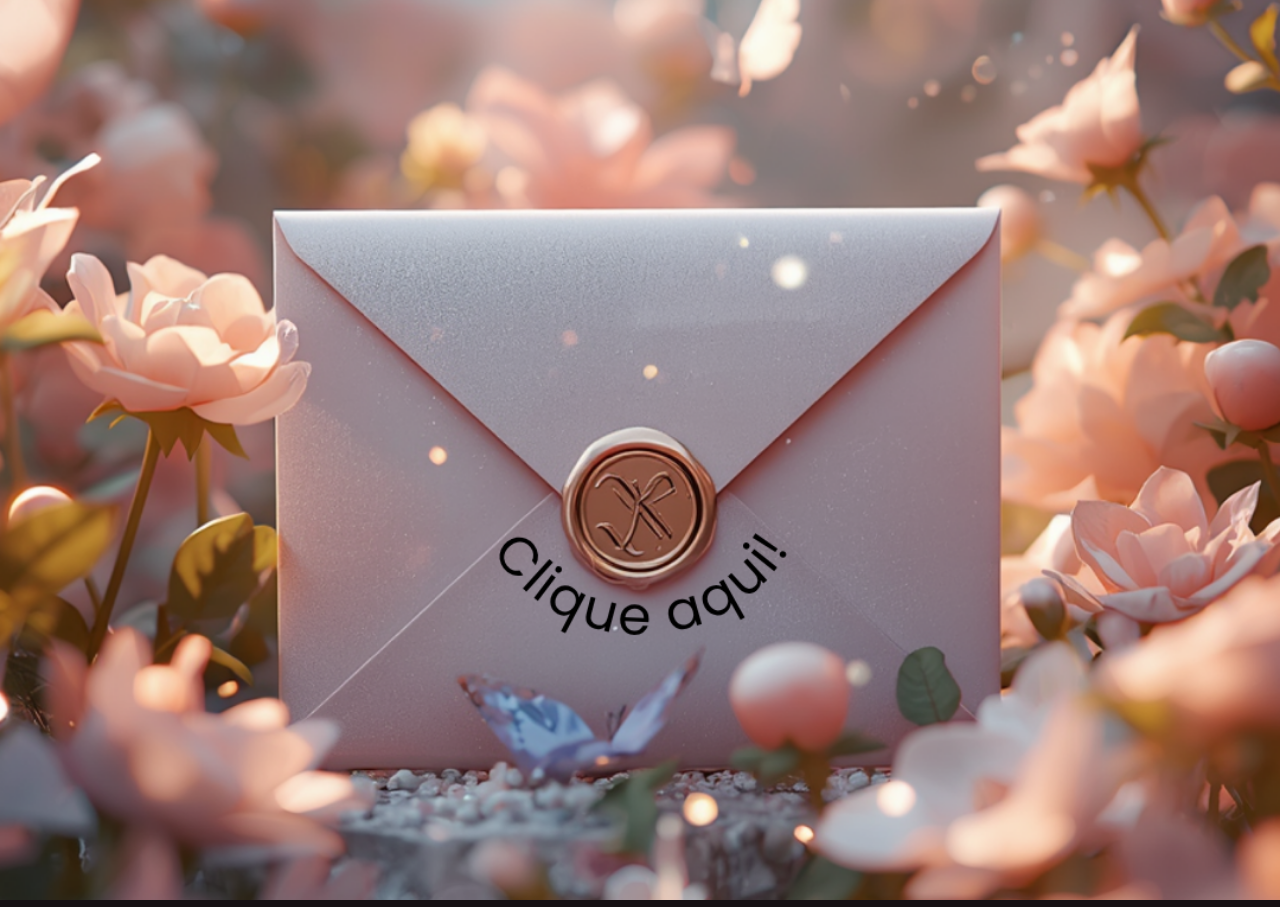
<file: index.html>
<!DOCTYPE html>
<html lang="pt-BR">

<head>
    <meta charset="UTF-8" />
    <meta name="viewport" content="width=device-width, initial-scale=1.0, maximum-scale=1.0, user-scalable=no" />
    <title>Laura Botelho | XV</title>

    <link
        href="https://fonts.googleapis.com/css2?family=Cinzel:wght@400;600&family=Great+Vibes&family=Poppins:wght@300;400&display=swap"
        rel="stylesheet">
    <link rel="stylesheet" href="https://cdnjs.cloudflare.com/ajax/libs/font-awesome/6.5.2/css/all.min.css">

    <style>
        :root {
            --btn-bg: rgba(255, 255, 255, 0);
        }

        * {
            margin: 0;
            padding: 0;
            box-sizing: border-box;
        }

        body {
            overflow-x: hidden;
            overflow-y: auto;
            font-family: 'Poppins', sans-serif;
            width: 100vw;
            height: 100vh;
            /* Cor retirada exatamente da bordha inferior da sua foto para fusão perfeita */
            background-color: #171114;
        }

        .wrapper {
            position: relative;
            width: 100%;
            height: 100vh;
            background-color: #171114;
        }

        /* =========================
           TELA INICIAL
           ========================= */
        #startScreen {
            position: absolute;
            inset: 0;
            z-index: 3;
            display: flex;
            justify-content: center;
            align-items: center;
            overflow: hidden;
            transition: opacity 1s ease;
            opacity: 1;
        }

        .startBg {
            position: absolute;
            width: 100%;
            height: 100%;
            object-fit: cover;
            object-position: center;
        }

        #openBtn {
            position: relative;
            z-index: 4;
            padding: 18px 44px;
            border: none;
            border-radius: 50px;
            background: transparent;
            color: white;
            font-size: 20px;
            letter-spacing: 2px;
            text-transform: uppercase;
            font-family: 'Cinzel', serif;
            cursor: pointer;
            margin-top: 30px;
        }

        /* =========================
           VÍDEO INTRO
           ========================= */
        #intro {
            position: absolute;
            inset: 0;
            z-index: 2;
            background: black;
        }

        #intro video {
            width: 100%;
            height: 100%;
            object-fit: cover;
        }

        /* =========================
           SITE PRINCIPAL
           ========================= */
        #site {
            position: absolute;
            inset: 0;
            z-index: 1;
            overflow: hidden;
            display: flex;
            justify-content: center;
            align-items: center;
        }

        /* Esse bloco agora segura a proporção da imagem sem deixar faltar espaço pros botões */
        .invite-container {
            position: relative;
            width: 100%;
            height: 100vh;
            display: flex;
            justify-content: center;
            align-items: center;
            overflow: hidden;
        }

        .bg {
            position: absolute;
            inset: 0;
            width: 100%;
            height: 100%;
            object-fit: cover;
            object-position: center;
        }

        .overlay {
            position: absolute;
            inset: 0;
            background: var(--bg-overlay);
            pointer-events: none;
        }

        /* =========================
           EFEITO DO FLASH BRANCO
           ========================= */
        #flash {
            position: absolute;
            inset: 0;
            background: white;
            z-index: 5;
            opacity: 0;
            pointer-events: none;
        }

        .brilho-ativo {
            animation: flashAnim 1.2s ease-out forwards;
        }

        @keyframes flashAnim {
            0% {
                opacity: 0;
            }

            25% {
                opacity: 1;
                box-shadow: inset 0 0 100px rgba(255, 255, 255, 1);
            }

            100% {
                opacity: 0;
            }
        }

        .fade-out {
            opacity: 0 !important;
            pointer-events: none;
        }

        /* PARTÍCULAS (SPARKLES) */
        .sparkle {
            position: absolute;
            width: 4px;
            height: 4px;
            background: #fff8d6;
            border-radius: 50%;
            box-shadow: 0 0 10px #fff6cc;
            animation: sparkle 5s infinite ease-in-out;
            opacity: 0.7;
            pointer-events: none;
            z-index: 2;
        }

        .s1 {
            top: 10%;
            left: 15%;
            animation-delay: 0s;
        }

        .s2 {
            top: 30%;
            left: 80%;
            animation-delay: 1s;
        }

        .s3 {
            top: 55%;
            left: 20%;
            animation-delay: 2s;
        }

        .s4 {
            top: 72%;
            left: 75%;
            animation-delay: 1.5s;
        }

        .s5 {
            top: 88%;
            left: 50%;
            animation-delay: 0.5s;
        }

        .s6 {
            top: 40%;
            left: 55%;
            animation-delay: 2.5s;
        }

        @keyframes sparkle {

            0%,
            100% {
                transform: scale(0);
                opacity: 0;
            }

            50% {
                transform: scale(2);
                opacity: 1;
            }
        }

        /* MENU DE BOTÕES INVISÍVEIS COMPATÍVEL COM QUALQUER CELULAR */
        .menu {
            position: absolute;
            left: 50%;
            bottom: max(45px, env(safe-area-inset-bottom));
            transform: translateX(-50%);

            width: calc(100% - 40px);
            /* sempre deixa margem nas laterais */
            max-width: 420px;

            display: flex;
            justify-content: space-evenly;
            align-items: center;

            gap: 16px;

            z-index: 100;
        }

        .btn {
            width: clamp(52px, 14vw, 60px);
            aspect-ratio: 1;
            flex: 0 0 auto;

            border-radius: 50%;
            display: flex;
            align-items: center;
            justify-content: center;

            margin-bottom: 20px;

            text-decoration: none;
            color: white;

            font-size: clamp(26px, 6vw, 40px);

            position: relative;

            background: linear-gradient(to bottom,
                    #e4b8bd 0%,
                    #d69ba2 50%,
                    #c9878f 100%);

            border: 3px solid #efd0d4;

            box-shadow:
                0 0 0 2px #dfc1c5,
                inset 0 2px 8px rgba(255, 255, 255, .55),
                inset 0 -4px 8px rgba(0, 0, 0, .08);

            transition: .25s ease;
        }

        /* ANEL EXTERNO */
        .btn::before {
            content: "";
            position: absolute;
            inset: -6px;

            border-radius: 50%;

            border: 1px solid rgba(240, 210, 214, .75);

            box-shadow:
                0 0 0 8px rgba(223, 185, 190, .85),
                inset 0 2px 8px rgba(255, 255, 255, .55),
                inset 0 -4px 8px rgba(0, 0, 0, .08);
        }

        /* BRILHO SUPERIOR */
        .btn::after {
            content: "";
            position: absolute;

            width: 60%;
            height: 22%;

            top: 12%;
            left: 20%;

            border-radius: 50%;

            background: rgba(255, 255, 255, .35);

            filter: blur(4px);
        }

        .btn:hover {
            transform: scale(1.08);
        }

        .btn:active {
            transform: scale(.96);
        }

        @media (max-width:480px) {
            .menu {
                width: calc(100% - 32px);
                gap: 14px;
            }

            .btn {
                width: 56px;
                font-size: 34px;
            }
        }
    </style>
</head>

<body>

    <div class="wrapper">

        <div id="flash"></div>

        <section id="startScreen">
            <img class="startBg" src="video/Clique aqui!.png" alt="Clique aqui para entrar">
            <button id="openBtn"></button>
        </section>

        <section id="intro">
            <video id="introVideo" playsinline preload="auto">
                <source src="video/Clique aqui! (2).mp4" type="video/mp4">
            </video>
        </section>

        <section id="site">
            <div class="invite-container">
                <img class="bg" src="video/inicialmente.png" alt="Fundo do Convite">
                <div class="overlay"></div>

                <div class="sparkle s1"></div>
                <div class="sparkle s2"></div>
                <div class="sparkle s3"></div>
                <div class="sparkle s4"></div>
                <div class="sparkle s5"></div>
                <div class="sparkle s6"></div>

                <div class="menu">
                    <a class="btn"
                        href="https://wa.me/5535992175281?text=Ol%C3%A1!%20Gostaria%20de%20confirmar%20minha%20presen%C3%A7a%20ao%20Anivers%C3%A1rio%20de%20XV%20da%20Laura%20Botelho"
                        title="Confirmar Presença">
                        <i class="fas fa-heart"></i>
                    </a>

                    <a class="btn" href="https://maps.app.goo.gl/nPCGXhwe9VRF65V96">
                        <i class="fas fa-map-marker-alt"></i>
                    </a>

                    <a class="btn" href="index2.html">
                        <i class="fas fa-tshirt"></i>
                    </a>

                    <a class="btn" href="index3.html">
                        <i class="fas fa-gift"></i>
                    </a>
                </div>
            </div>
        </section>

    </div>

    <script>
        const startScreen = document.getElementById('startScreen');
        const openBtn = document.getElementById('openBtn');
        const video = document.getElementById('introVideo');
        const intro = document.getElementById('intro');
        const site = document.getElementById('site');
        const flash = document.getElementById('flash');

        if (sessionStorage.getItem('videoAssistido') === 'true') {
            startScreen.style.display = 'none';
            intro.style.display = 'none';
        }

        openBtn.onclick = () => {
            video.play().catch(error => {
                console.log("Erro ao reproduzir vídeo: ", error);
                video.muted = true;
                video.play();
            });

            startScreen.classList.add('fade-out');

            setTimeout(() => {
                startScreen.style.display = 'none';
            }, 1000);
        };

        video.ontimeupdate = () => {
            if (video.duration - video.currentTime < 0.3) {
                if (!flash.classList.contains('brilho-ativo')) {
                    flash.classList.add('brilho-ativo');

                    setTimeout(() => {
                        intro.style.display = 'none';
                    }, 300);
                }
            }
        };

        video.onended = () => {
            sessionStorage.setItem('videoAssistido', 'true');
        };
    </script>

</body>

</html>
</file>
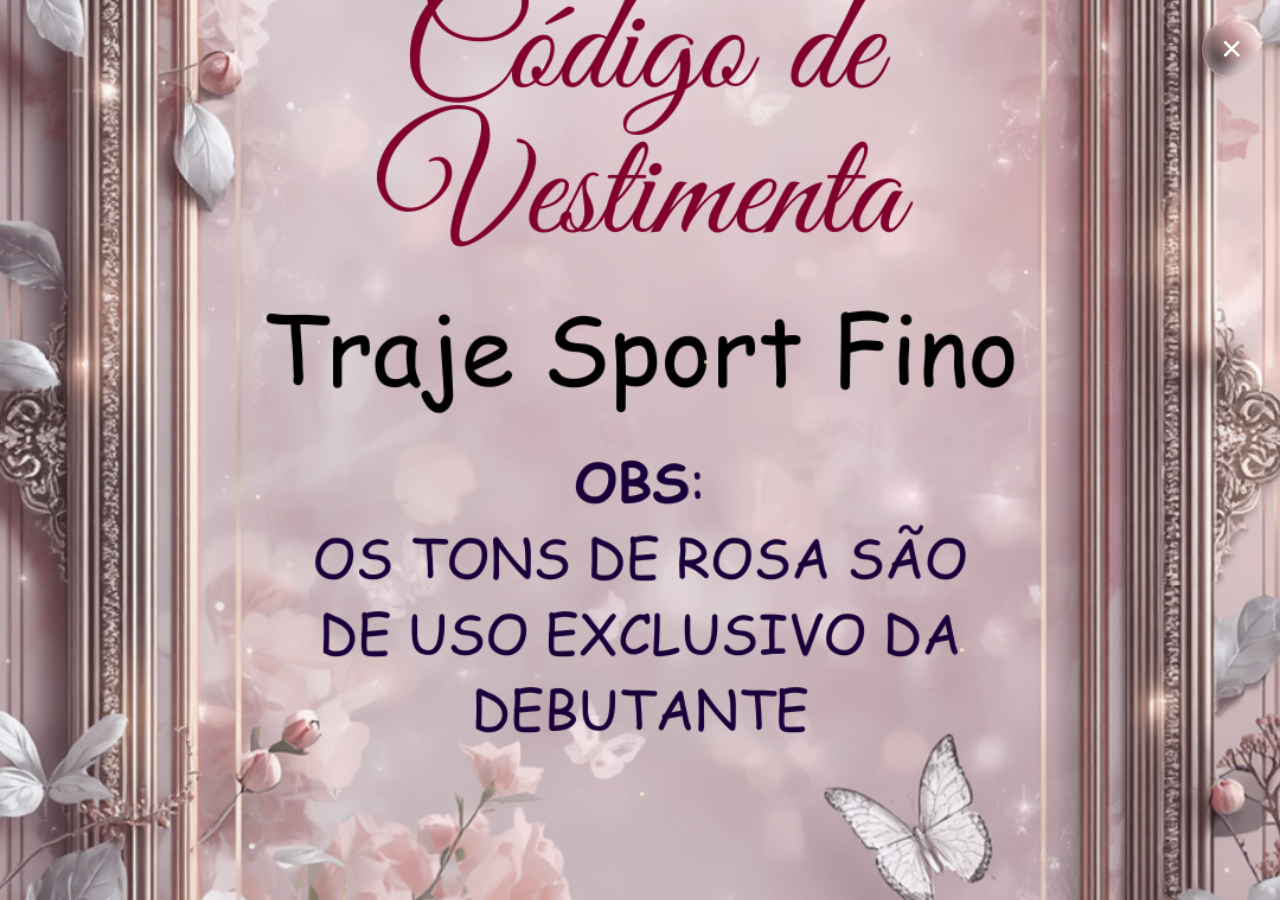
<file: index2.html>
<!DOCTYPE html>
<html lang="pt-BR">

<head>

<meta charset="UTF-8" />
<meta name="viewport" content="width=device-width, initial-scale=1.0"/>

<title>Laura Botelho | XV</title>

<link href="https://fonts.googleapis.com/css2?family=Cinzel:wght@400;600&family=Great+Vibes&family=Poppins:wght@300;400&display=swap" rel="stylesheet">

<style>

*{
margin:0;
padding:0;
box-sizing:border-box;
}

body{
    margin: 0;
    width: 100vw;
    height: 100vh;

    background-image: url('video/Clique aqui! (4).png');
    background-size: cover;      /* preenche a tela */
    background-position: center; /* centraliza */
    background-repeat: no-repeat;
    background-attachment: fixed;

    overflow: hidden;
    font-family: 'Poppins', sans-serif;
}

/* =========================
TELA INICIAL
========================= */

#startScreen{
position:fixed;
inset:0;
z-index:10000;

display:flex;
justify-content:center;
align-items:center;

overflow:hidden;
}




#openBtn{
position:relative;
z-index:20;
padding:18px 42px;
margin-top: 50px;
border: none;
border-radius:50px;
background:rgba(255,255,255,.1);


color:white;
font-size:20px;
letter-spacing:1px;

cursor:pointer;

box-shadow:
0 0 25px rgba(255,255,255,.25);

transition:.4s;
}

#openBtn:hover{
transform:scale(1.06);

background:rgba(255,255,255,.25);
}

/* =========================
VIDEO
========================= */

#intro{
position:fixed;
inset:0;

z-index:9999;

background:black;

display:none;
}

#intro video{
width:100%;
height:100%;
object-fit:cover;
}



.bg{

width:100vw;
height:100vh;

object-fit:fill;
}

/* OVERLAY */

.overlay{
position:absolute;

width:100%;
height:100%;
}

/* PARTÍCULAS */

.sparkle{
position:absolute;

width:4px;
height:4px;

background:#fff8d6;

border-radius:50%;

box-shadow:0 0 10px #fff6cc;

animation:sparkle 5s infinite;

opacity:.7;
}

.s1{top:10%;left:15%;}
.s2{top:30%;left:80%;}
.s3{top:55%;left:20%;}
.s4{top:72%;left:75%;}
.s5{top:88%;left:50%;}
.s6{top:40%;left:55%;}

@keyframes sparkle{

0%{
transform:scale(0);
opacity:0;
}

50%{
transform:scale(2);
opacity:1;
}

100%{
transform:scale(0);
opacity:0;
}

}

/* MENU */

.menu{
position:absolute;

bottom:50px;

width:100%;

display:flex;

justify-content:space-evenly;

z-index:20;
}

#voltarBtn {
    position: fixed;
    top: 20px;
    right: 20px;

    width: 58px;
    height: 58px;

    border: 1px solid rgba(255, 192, 203, .4);
    border-radius: 50%;

    background: rgba(255, 255, 255, .08);
    backdrop-filter: blur(6px);

    color: #fff;
    font-size: 28px;

    cursor: pointer;
    z-index: 99999;

    box-shadow:
        0 0 20px rgba(255, 192, 203, .25),
        inset 0 0 10px rgba(255, 255, 255, .05);

    transition: .3s ease;
}

#voltarBtn:hover {
    transform: scale(1.08);

    background: rgba(255, 192, 203, .15);

    box-shadow:
        0 0 30px rgba(255, 192, 203, .5),
        0 0 10px rgba(255, 255, 255, .2);
}

.btn{
width:95px;
height:95px;
border-radius:50%;
background:rgba(255,255,255,.15);
background-size:cover;
background-position:center;

display:flex;
align-items:center;
justify-content:center;

font-size:42px;

text-decoration:none;

color:white;

box-shadow:
0 0 25px rgba(255,192,203,.35);

transition:.4s;
}

.btn:hover{
transform:scale(1.08);
}

/* MOBILE */

@media(max-width:768px){

.btn{
width:82px;
height:82px;
font-size:35px;
}

}

</style>

</head>

<body>

<!-- =========================
TELA INICIAL
========================= -->
<button onclick="window.location.href='index.html'" id="voltarBtn">
    ✕
</button>


<section id="site">


<div class="overlay"></div>

<!-- PARTÍCULAS -->

<div class="sparkle s1"></div>
<div class="sparkle s2"></div>
<div class="sparkle s3"></div>
<div class="sparkle s4"></div>
<div class="sparkle s5"></div>
<div class="sparkle s6"></div>

</div>


</section>

<script>

const startScreen =
document.getElementById('startScreen');

const openBtn =
document.getElementById('openBtn');

const video =
document.getElementById('introVideo');

const intro =
document.getElementById('intro');

const site =
document.getElementById('site');

openBtn.onclick = () => {

startScreen.style.display = 'none';

intro.style.display = 'block';

video.play();

};

video.onended = () => {

intro.style.display = 'none';

site.style.display = 'block';

};

</script>

</body>
</html>
</file>
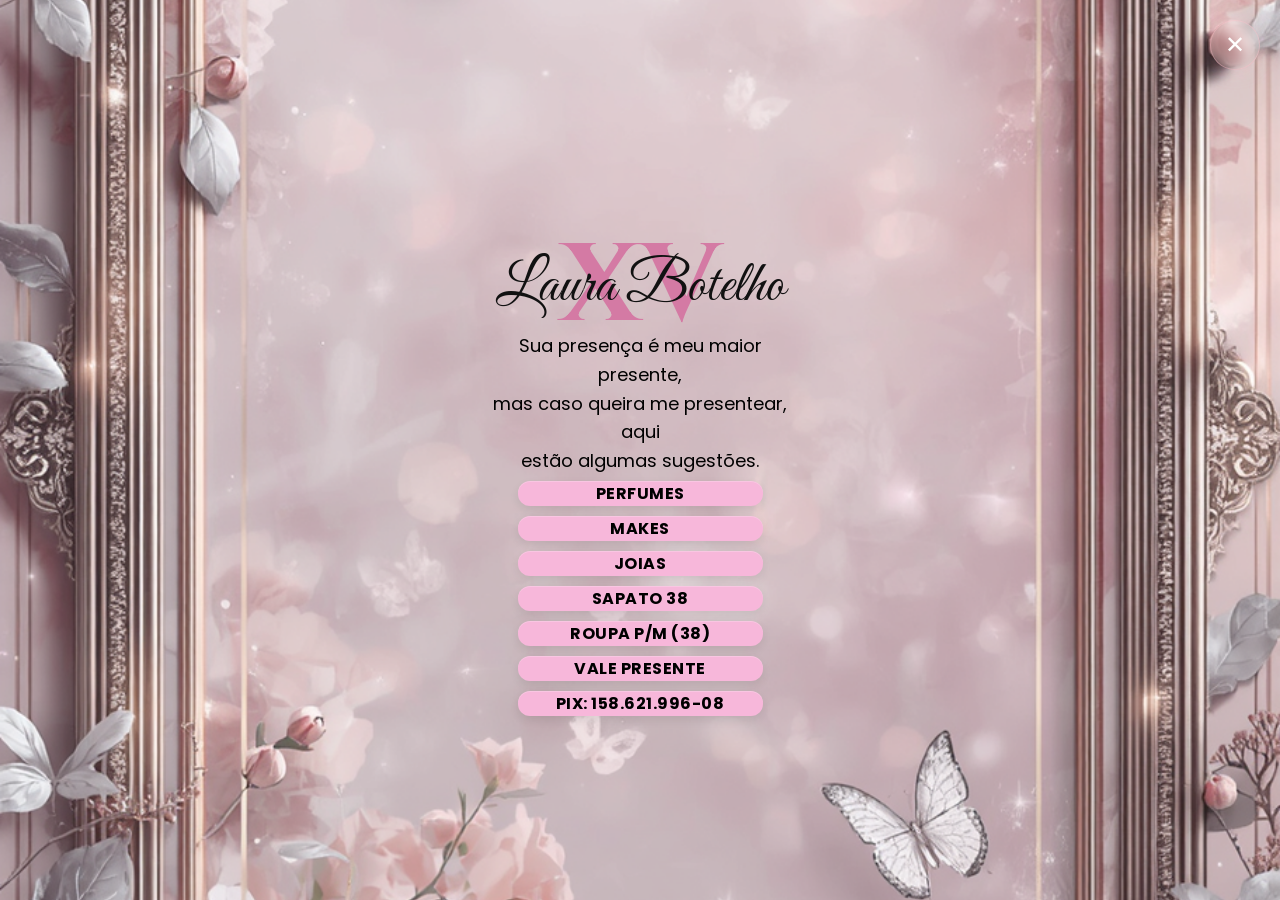
<file: index3.html>
<!DOCTYPE html>
<html lang="pt-BR">

<head>
    <meta charset="UTF-8">
    <meta name="viewport" content="width=device-width, initial-scale=1.0">

    <title>Lista de Presentes - Laura XV</title>

    <link
        href="https://fonts.googleapis.com/css2?family=Cinzel:wght@500;700&family=Great+Vibes&family=Poppins:wght@300;400;600;700&display=swap"
        rel="stylesheet">

    <style>
        * {
            margin: 0;
            padding: 0;
            box-sizing: border-box;
        }

        body {
            min-height: 100vh;
            font-family: 'Poppins', sans-serif;
            overflow-x: hidden;

            background-image: url(video/3.jpg);
            background-size: cover;
            background-position: center;
            background-repeat: no-repeat;
            background-attachment: fixed;

            /* Centraliza o conteúdo vertical e horizontalmente */
            display: flex;
            justify-content: center;
            align-items: center;
        }

        /* Faixas rosas superiores */
        .top-ribbon {
            position: absolute;
            top: 0;
            right: 0;
            width: 220px;
            height: 220px;
            pointer-events: none;
        }

        #voltarBtn {
            position: fixed;
            top: 20px;
            right: 20px;

            width: 50px;
            height: 50px;

            border: 1px solid rgba(255, 192, 203, .4);
            border-radius: 50%;

            background: rgba(255, 255, 255, .08);
            backdrop-filter: blur(6px);
            -webkit-backdrop-filter: blur(6px);
            /* Suporte para Safari (iOS) */

            color: #fff;
            font-size: 24px;

            cursor: pointer;
            z-index: 99999;

            box-shadow:
                0 0 20px rgba(255, 192, 203, .25),
                inset 0 0 10px rgba(255, 255, 255, .05);

            transition: .3s ease;
            display: flex;
            align-items: center;
            justify-content: center;
        }

        #voltarBtn:hover {
            transform: scale(1.08);
            background: rgba(255, 192, 203, .15);
            box-shadow:
                0 0 30px rgba(255, 192, 203, .5),
                0 0 10px rgba(255, 255, 255, .2);
        }

        /* Container principal ajustado */
        .container {
            width: 100%;
            max-width: 390px;
            padding: 28px 20px 40px;
        }

        /* Logo XV */
        .logo {
            position: relative;
            text-align: center;
            margin-bottom: 40px;
            margin-top: 60px;
        }

        .logo .xv {
            font-family: 'Cinzel', serif;
            font-size: 110px;
            color: #d47aa4;
            line-height: 1;
            font-weight: 700;
            margin-bottom: 70px;

        }

        .logo .nome {
            position: absolute;
            left: 50%;
            top: 50%;
            transform: translate(-50%, -50%);
            font-family: 'Great Vibes', cursive;
            font-size: 58px;
            width: 100%;
            text-align: center;
            color: #111;
            white-space: nowrap;
        }

        /* Texto descritivo */
        .descricao {
            text-align: center;
            color: #000000;
            font-size: 18px;
            line-height: 1.6;
            margin-bottom: 55px;
            padding: 0 10px;
            margin-top: -80px;
            display: flex;
            justify-content: center;
            align-items: center;
        }

        /* Lista de Botões */
        .lista {
            display: flex;
            flex-direction: column;
            align-items: center;
            gap: 10px;
            /* Espaço perfeito entre os botões */
            margin-top: -50px;
        }

        .btn {
            display: flex;
            align-items: center;
            justify-content: center;
            width: 70%;
            height: 25px;
            /* Altura ideal para clique com o polegar */
            background: #f7b7da;
            color: black;
            text-decoration: none;
            border-radius: 12px;
            font-size: 16px;
            font-weight: 700;
            text-transform: uppercase;
            letter-spacing: 0.5px;

            box-shadow:
                0 4px 10px rgba(0, 0, 0, .08),
                inset 0 1px 0 rgba(255, 255, 255, .2);

            transition: transform 0.2s, background-color 0.2s;
            -webkit-tap-highlight-color: transparent;
            /* Remove o flash azul ao tocar no celular */
        }

        .btn:hover,
        .btn:active {
            background: #aa5384;
            color: white;
        }

        .btn:active {
            transform: scale(0.98);
            /* Efeito de clique físico no celular */
        }

        /* === Customização e Responsividade para Telas Pequenas (Celulares) === */
        @media (max-width: 480px) {
            .container {
                padding: 30px 20px;
            }

            #voltarBtn {
                top: 15px;
                right: 15px;
                width: 44px;
                height: 44px;
                font-size: 20px;
            }

            .logo {
                margin-bottom: 30px;
            }

            .logo .xv {
                font-size: 85px;
                margin-top: -80px;
            }

            .logo .nome {
                font-size: 52px;

            }

            .descricao {
                font-size: 13px;
                margin-bottom: 55px;
            }

            .btn {
                height: 28px;
                /* Mantém uma área de toque excelente */
                font-size: 14px;
                border-radius: 10px;
            }
        }
    </style>
</head>

<body>

    <div class="top-ribbon"></div>

    <div class="container">
        <button onclick="window.location.href='index.html'" id="voltarBtn" aria-label="Voltar">
            ✕
        </button>

        <div class="logo">
            <div class="xv">XV</div>
            <div class="nome">Laura Botelho</div>
        </div>

        <p class="descricao">
            Sua presença é meu maior presente,<br>
            mas caso queira me presentear, aqui<br>
            estão algumas sugestões.
        </p>

        <div class="lista">
            <a href="#" class="btn">Perfumes</a>
            <a href="#" class="btn">Makes</a>
            <a href="#" class="btn">Joias</a>
            <a href="#" class="btn">Sapato 38</a>
            <a href="#" class="btn">Roupa P/M (38)</a>
            <a href="#" class="btn">Vale Presente</a>
            <a href="#" class="btn">PIX: 158.621.996-08</a>
        </div>
    </div>

</body>

</html>
</file>
